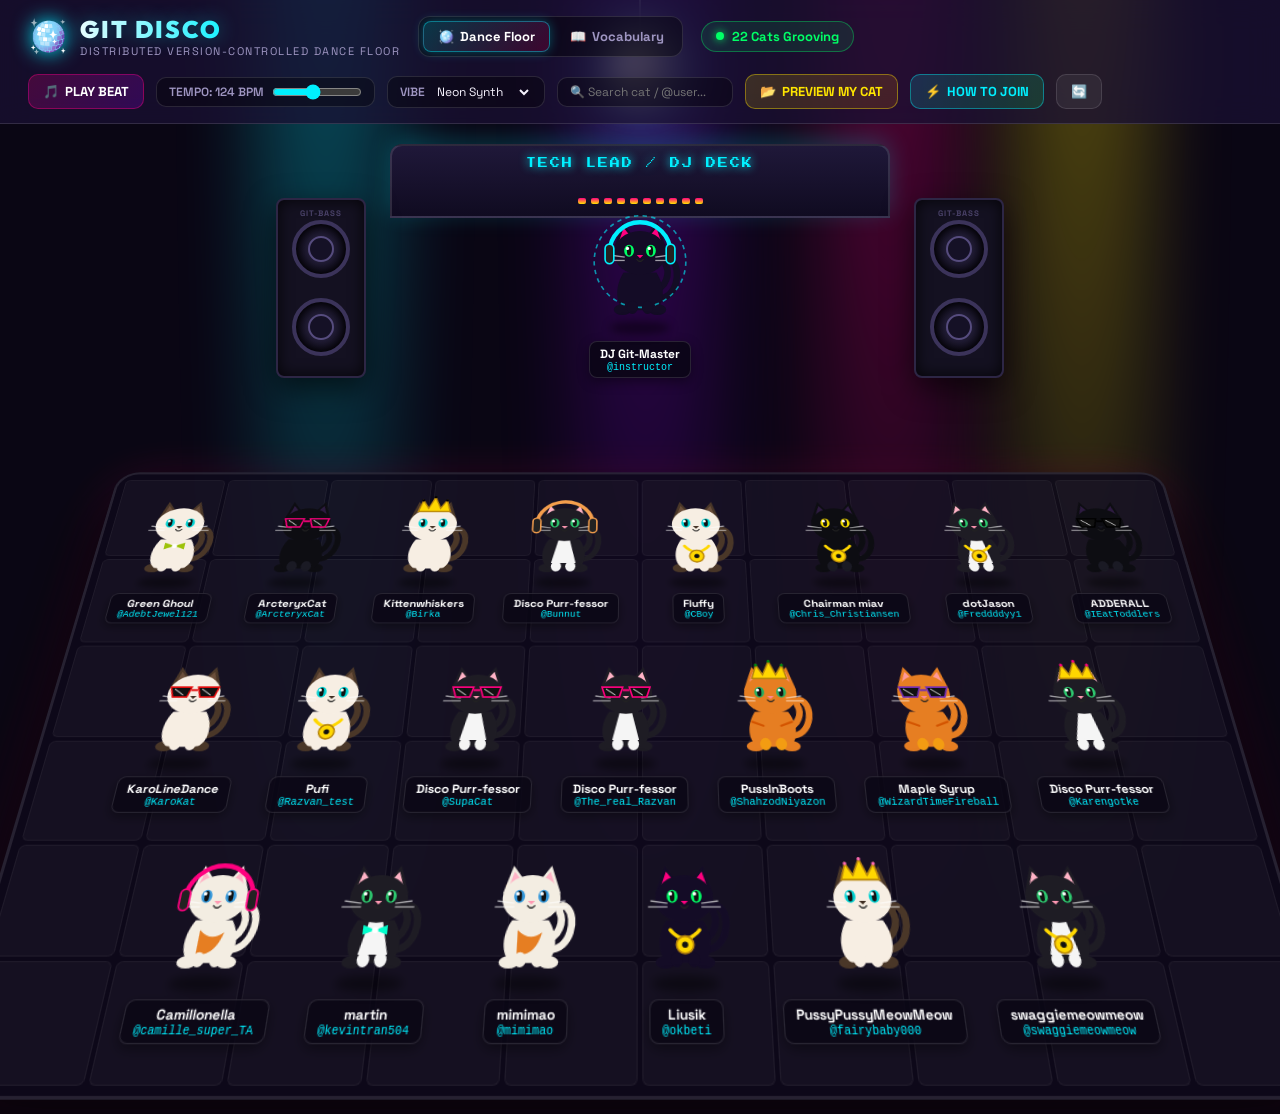
<file: index.html>
<!DOCTYPE html>
<html lang="en">
<head>
  <meta charset="UTF-8">
  <meta name="viewport" content="width=device-width, initial-scale=1.0">
  <title>🐱 🪩 Git Disco: The Multi-Cat Dance Floor</title>
  <link rel="preconnect" href="https://fonts.googleapis.com">
  <link rel="preconnect" href="https://fonts.gstatic.com" crossorigin>
  <link href="https://fonts.googleapis.com/css2?family=Outfit:wght@400;600;800;900&family=Press+Start+2P&family=Space+Grotesk:wght@500;700&display=swap" rel="stylesheet">
  <link rel="stylesheet" href="style.css">
</head>
<body class="theme-neon">
  <!-- Ceiling Light Beams -->
  <div class="light-beams">
    <div class="beam beam-1"></div>
    <div class="beam beam-2"></div>
    <div class="beam beam-3"></div>
    <div class="beam beam-4"></div>
  </div>

  <!-- Disco Ball -->
  <div class="disco-rig">
    <div class="disco-wire"></div>
    <div class="disco-ball" id="discoBall">
      <div class="disco-facet"></div>
      <div class="disco-glow"></div>
    </div>
  </div>

  <!-- Top Navigation & Controls Header -->
  <header class="app-header">
    <div class="header-left">
      <div class="logo">
        <span class="logo-icon">🪩</span>
        <div class="logo-text">
          <h1>GIT DISCO</h1>
          <span class="subtitle">Distributed Version-Controlled Dance Floor</span>
        </div>
      </div>

      <!-- Page Navigation Tabs -->
      <nav class="top-nav-tabs">
        <a href="index.html" class="nav-tab active">
          <span class="tab-icon">🪩</span>
          <span class="tab-text">Dance Floor</span>
        </a>
        <a href="vocabulary.html" class="nav-tab">
          <span class="tab-icon">📖</span>
          <span class="tab-text">Vocabulary</span>
        </a>
      </nav>

      <div class="cat-counter-badge" id="catCounterBadge">
        <span class="pulse-dot"></span>
        <span id="catCountText">1 Cat Grooving</span>
      </div>
    </div>

    <!-- DJ Control Deck -->
    <div class="dj-controls">
      <!-- Audio Toggle -->
      <button class="control-btn music-btn" id="musicToggleBtn" title="Toggle Disco Synth Beat">
        <span class="btn-icon">🎵</span>
        <span class="btn-label">PLAY BEAT</span>
      </button>

      <!-- BPM Slider -->
      <div class="control-group bpm-group">
        <label for="bpmSlider">TEMPO: <span id="bpmDisplay">124</span> BPM</label>
        <input type="range" id="bpmSlider" min="80" max="180" value="124" step="2">
      </div>

      <!-- Lighting Theme Selector -->
      <div class="control-group theme-group">
        <label for="themeSelect">VIBE</label>
        <select id="themeSelect">
          <option value="theme-neon" selected>Neon Synth</option>
          <option value="theme-cyber">Cyberpunk</option>
          <option value="theme-retro">Golden 70s</option>
          <option value="theme-midnight">Midnight Chill</option>
        </select>
      </div>

      <!-- Cat Filter / Spotlight -->
      <div class="control-group search-group">
        <input type="text" id="catSearchInput" placeholder="🔍 Search cat / @user...">
      </div>

      <!-- Preview Local Cat File Button -->
      <button class="control-btn preview-btn" id="previewCatBtn" title="Preview your local cat JSON file">
        <span class="btn-icon">📂</span>
        <span class="btn-label">PREVIEW MY CAT</span>
      </button>
      <input type="file" id="catFileInput" accept=".json" style="display: none;">

      <!-- Git Instructions Modal Toggle -->
      <button class="control-btn help-btn" id="helpModalBtn" title="View Student Git Instructions">
        <span class="btn-icon">⚡</span>
        <span class="btn-label">HOW TO JOIN</span>
      </button>

      <!-- Reload button -->
      <button class="control-btn refresh-btn" id="refreshBtn" title="Reset / Reload Dance Floor">
        <span class="btn-icon">🔄</span>
      </button>
    </div>
  </header>

  <!-- Main Club Stage & Floor -->
  <main class="club-arena">
    <!-- DJ Stage Area -->
    <section class="dj-stage">
      <div class="stage-scaffold">
        <div class="speaker speaker-left">
          <div class="sub-cone cone-1"></div>
          <div class="sub-cone cone-2"></div>
        </div>

        <div class="dj-booth">
          <div class="dj-booth-front">
            <span class="dj-neon-sign">TECH LEAD / DJ DECK</span>
            <div class="equalizer-bars">
              <span></span><span></span><span></span><span></span><span></span>
              <span></span><span></span><span></span><span></span><span></span>
            </div>
          </div>
          <div class="dj-platform" id="djPlatform">
            <!-- Instructor / Host Cat will appear here -->
          </div>
        </div>

        <div class="speaker speaker-right">
          <div class="sub-cone cone-1"></div>
          <div class="sub-cone cone-2"></div>
        </div>
      </div>
    </section>

    <!-- The 3D Interactive Dance Floor -->
    <section class="dancefloor-container">
      <div class="dancefloor-perspective">
        <div class="dancefloor-grid" id="danceFloorTiles">
          <!-- Procedurally generated lighted disco tiles -->
        </div>

        <!-- Student Cats will be placed on this dance stage layer -->
        <div class="dancefloor-actors" id="danceFloorActors">
          <!-- Dynamic student cats inserted here by app.js -->
        </div>
      </div>
    </section>
  </main>

  <!-- Student Instructions Modal / Overlay -->
  <div class="modal-backdrop" id="helpModal" style="display: none;">
    <div class="modal-card">
      <div class="modal-header">
        <h2>🚀 How to Get Your Cat on the Dance Floor</h2>
        <button class="modal-close-btn" id="closeHelpModal">&times;</button>
      </div>
      <div class="modal-body">
        <ol class="step-list">
          <li>
            <div class="step-num">1</div>
            <div class="step-content">
              <strong>Make sure you are on a fresh branch:</strong>
              <pre><code>git switch -c add-cat-YOUR_GITHUB_USERNAME</code></pre>
            </div>
          </li>
          <li>
            <div class="step-num">2</div>
            <div class="step-content">
              <strong>Copy the template into your own cat file:</strong>
              <pre><code>cp cats/TEMPLATE.json cats/YOUR_GITHUB_USERNAME.json</code></pre>
            </div>
          </li>
          <li>
            <div class="step-num">3</div>
            <div class="step-content">
              <strong>Customize your cat's JSON properties:</strong>
              <ul>
                <li><code>breed</code>: calico, tuxedo, ginger, siamese, void, neon</li>
                <li><code>dance_style</code>: breakdance, bounce, spin, moonwalk, disco, headbang, robot, wiggle</li>
                <li><code>accessory</code>: sunglasses, party-hat, headphones, gold-chain, bow-tie, crown, none</li>
                <li><code>favorite_color</code>: hex code or CSS color (e.g. <code>#00FFCC</code>, <code>hotpink</code>)</li>
                <li><code>catchphrase</code>: Your cat's meow mantra!</li>
              </ul>
            </div>
          </li>
          <li>
            <div class="step-num">4</div>
            <div class="step-content">
              <strong>Commit and push your branch:</strong>
              <pre><code>git add cats/YOUR_GITHUB_USERNAME.json
git commit -m "feat(cats): add YOUR_GITHUB_USERNAME to the dancefloor"
git push -u origin add-cat-YOUR_GITHUB_USERNAME</code></pre>
            </div>
          </li>
          <li>
            <div class="step-num">5</div>
            <div class="step-content">
              <strong>Open a Pull Request on GitHub:</strong>
              <p>Wait for the Instructor (Tech Lead) review, respond to any requested changes, and once merged, run:</p>
              <pre><code>git switch master
git pull origin master</code></pre>
              <p>Refresh this page to see the entire class dance together! 🎉</p>
            </div>
          </li>
        </ol>
      </div>
      <div class="modal-footer">
        <button class="control-btn primary-btn" id="closeHelpModalBtn">Got it, let's dance!</button>
      </div>
    </div>
  </div>

  <!-- Cat Detail Inspection Modal (when clicking a cat) -->
  <div class="modal-backdrop" id="catDetailModal" style="display: none;">
    <div class="modal-card detail-card">
      <div class="modal-header">
        <h2 id="modalCatTitle">Cat Details</h2>
        <button class="modal-close-btn" id="closeDetailModal">&times;</button>
      </div>
      <div class="modal-body modal-cat-body" id="modalCatBody">
        <!-- Rendered detail view -->
      </div>
    </div>
  </div>

  <!-- Cat Error / Dress Code Modal -->
  <div class="modal-backdrop" id="catErrorModal" style="display: none;">
    <div class="modal-card error-card">
      <div class="modal-header error-header">
        <h2>🚫 Club Bouncer: Cat File Issues Found!</h2>
        <button class="modal-close-btn" id="closeErrorModal">&times;</button>
      </div>
      <div class="modal-body" id="modalErrorBody">
        <!-- Error list will be injected here -->
      </div>
      <div class="modal-footer">
        <button class="control-btn primary-btn" id="closeErrorModalBtn">I will fix my cat file!</button>
      </div>
    </div>
  </div>

  <!-- Toast notification for live previews -->
  <div class="toast-notification" id="toastNotification"></div>

  <!-- Cat registry data loaded as standard JavaScript (no CORS restrictions on file://) -->
  <script src="cats/registry.js"></script>
  <script src="app.js"></script>
</body>
</html>
</file>
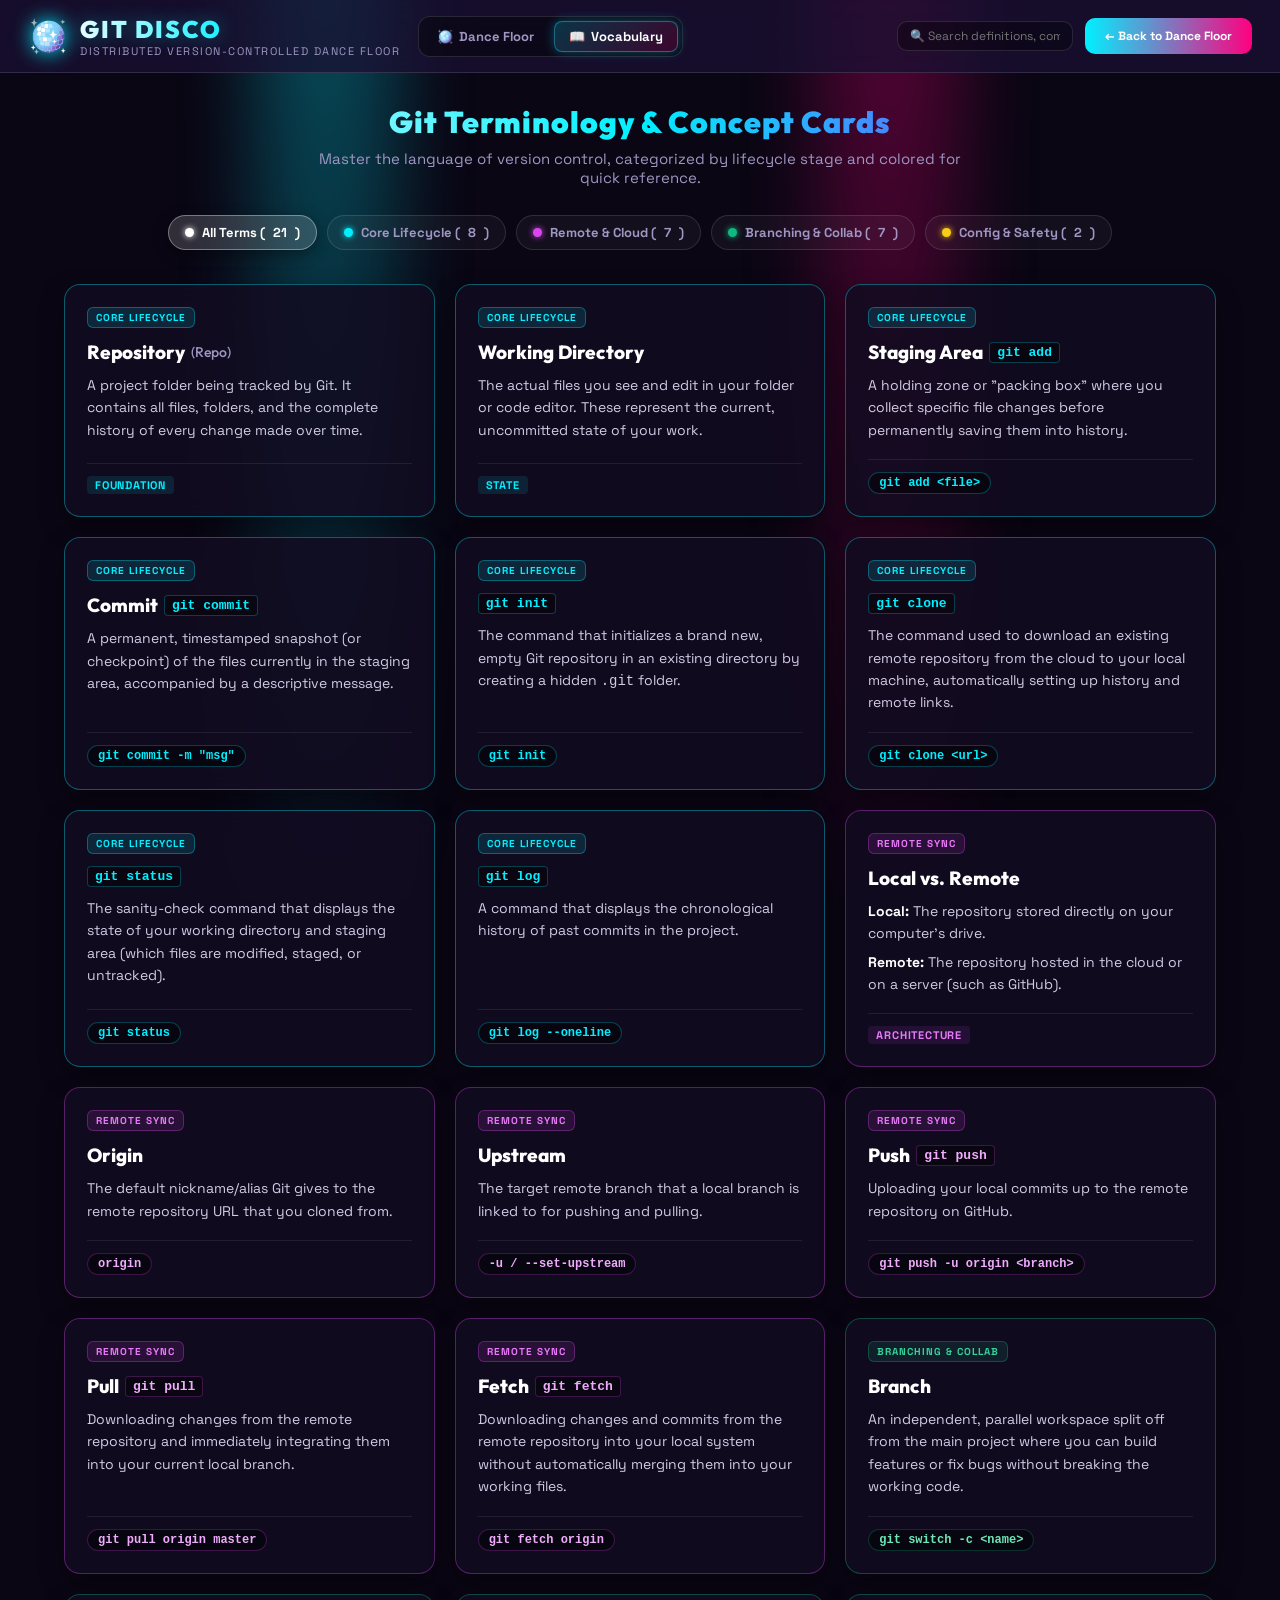
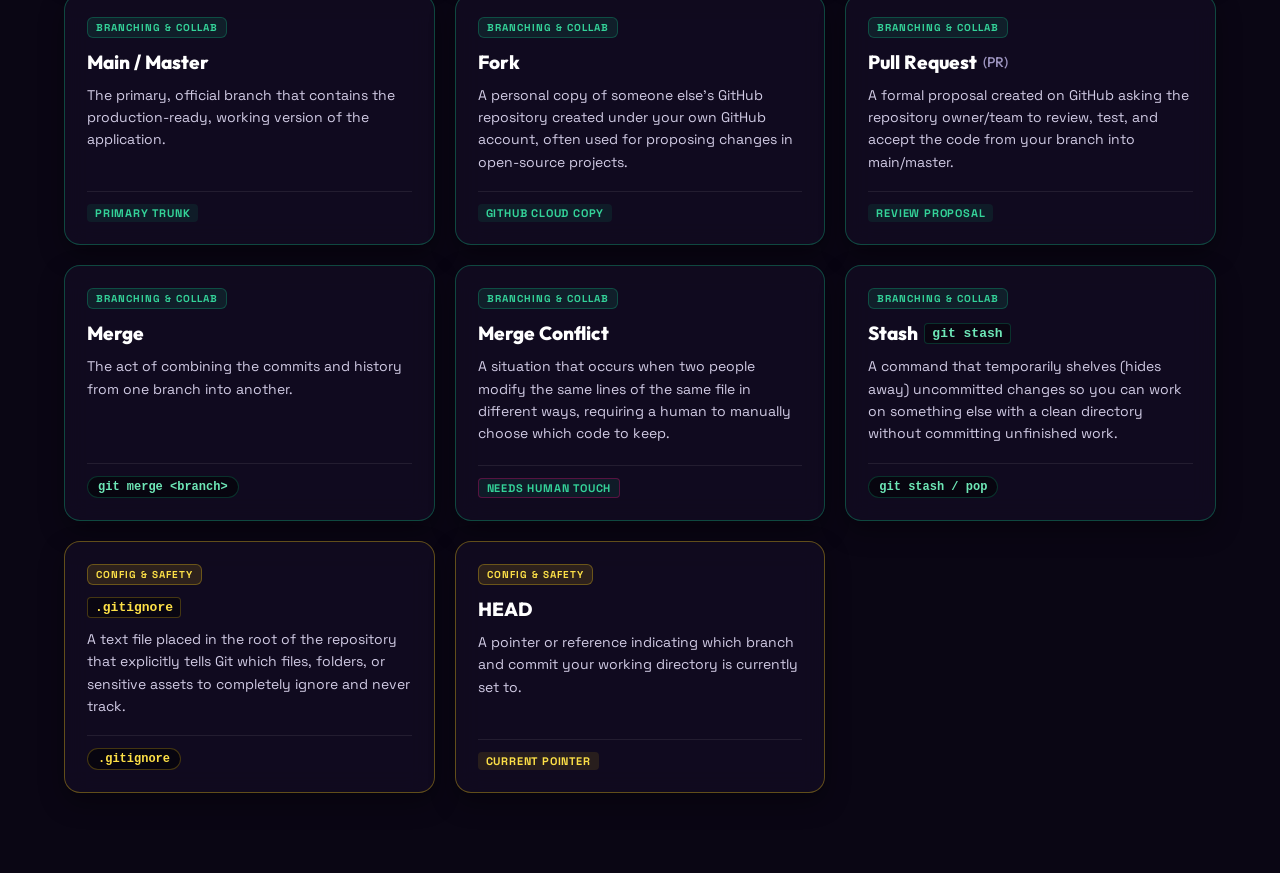
<file: vocabulary.html>
<!DOCTYPE html>
<html lang="en">
<head>
  <meta charset="UTF-8">
  <meta name="viewport" content="width=device-width, initial-scale=1.0">
  <title>📖 Git Vocabulary & Concepts | Git Disco</title>
  <link rel="preconnect" href="https://fonts.googleapis.com">
  <link rel="preconnect" href="https://fonts.gstatic.com" crossorigin>
  <link href="https://fonts.googleapis.com/css2?family=Outfit:wght@400;600;800;900&family=Press+Start+2P&family=Space+Grotesk:wght@500;700&display=swap" rel="stylesheet">
  <link rel="stylesheet" href="style.css">
</head>
<body class="theme-neon vocab-page">
  <!-- Subtle Ceiling Beams -->
  <div class="light-beams">
    <div class="beam beam-1"></div>
    <div class="beam beam-2"></div>
  </div>

  <!-- Top Navigation & Controls Header -->
  <header class="app-header">
    <div class="header-left">
      <a href="index.html" class="logo logo-link">
        <span class="logo-icon">🪩</span>
        <div class="logo-text">
          <h1>GIT DISCO</h1>
          <span class="subtitle">Distributed Version-Controlled Dance Floor</span>
        </div>
      </a>

      <!-- Page Navigation Tabs -->
      <nav class="top-nav-tabs">
        <a href="index.html" class="nav-tab">
          <span class="tab-icon">🪩</span>
          <span class="tab-text">Dance Floor</span>
        </a>
        <a href="vocabulary.html" class="nav-tab active">
          <span class="tab-icon">📖</span>
          <span class="tab-text">Vocabulary</span>
        </a>
      </nav>
    </div>

    <!-- Search in Header -->
    <div class="dj-controls">
      <div class="control-group search-group vocab-search-box">
        <input type="text" id="vocabSearchInput" placeholder="🔍 Search definitions, commands...">
      </div>
      <a href="index.html" class="control-btn primary-btn back-btn">
        <span>← Back to Dance Floor</span>
      </a>
    </div>
  </header>

  <!-- Main Vocabulary Container -->
  <main class="vocab-container">
    <div class="vocab-hero">
      <h2>Git Terminology & Concept Cards</h2>
      <p>Master the language of version control, categorized by lifecycle stage and colored for quick reference.</p>
    </div>

    <!-- Filter Category Pills -->
    <div class="category-filters">
      <button class="filter-pill active" data-category="all">
        <span class="pill-dot dot-all"></span> All Terms (<span id="count-all">21</span>)
      </button>
      <button class="filter-pill" data-category="lifecycle">
        <span class="pill-dot dot-cyan"></span> Core Lifecycle (<span id="count-lifecycle">8</span>)
      </button>
      <button class="filter-pill" data-category="remote">
        <span class="pill-dot dot-purple"></span> Remote & Cloud (<span id="count-remote">7</span>)
      </button>
      <button class="filter-pill" data-category="branching">
        <span class="pill-dot dot-green"></span> Branching & Collab (<span id="count-branching">7</span>)
      </button>
      <button class="filter-pill" data-category="safety">
        <span class="pill-dot dot-yellow"></span> Config & Safety (<span id="count-safety">2</span>)
      </button>
    </div>

    <!-- Cards Grid -->
    <div class="cards-grid" id="cardsGrid">

      <!-- ==========================================
           1. CORE GIT LIFECYCLE & STATES (CYAN)
           ========================================== -->
      
      <article class="vocab-card cat-lifecycle" data-category="lifecycle" data-keywords="repository repo folder history tracking">
        <div class="card-badge">Core Lifecycle</div>
        <h3 class="card-title">Repository <span class="term-alias">(Repo)</span></h3>
        <p class="card-def">A project folder being tracked by Git. It contains all files, folders, and the complete history of every change made over time.</p>
        <div class="card-footer">
          <span class="tech-tag">Foundation</span>
        </div>
      </article>

      <article class="vocab-card cat-lifecycle" data-category="lifecycle" data-keywords="working directory workspace files uncommitted editor">
        <div class="card-badge">Core Lifecycle</div>
        <h3 class="card-title">Working Directory</h3>
        <p class="card-def">The actual files you see and edit in your folder or code editor. These represent the current, uncommitted state of your work.</p>
        <div class="card-footer">
          <span class="tech-tag">State</span>
        </div>
      </article>

      <article class="vocab-card cat-lifecycle" data-category="lifecycle" data-keywords="staging area git add index packing box prepare">
        <div class="card-badge">Core Lifecycle</div>
        <h3 class="card-title">Staging Area <code class="cmd-inline">git add</code></h3>
        <p class="card-def">A holding zone or "packing box" where you collect specific file changes before permanently saving them into history.</p>
        <div class="card-footer">
          <code class="cmd-pill">git add &lt;file&gt;</code>
        </div>
      </article>

      <article class="vocab-card cat-lifecycle" data-category="lifecycle" data-keywords="commit git commit snapshot checkpoint message timestamp history">
        <div class="card-badge">Core Lifecycle</div>
        <h3 class="card-title">Commit <code class="cmd-inline">git commit</code></h3>
        <p class="card-def">A permanent, timestamped snapshot (or checkpoint) of the files currently in the staging area, accompanied by a descriptive message.</p>
        <div class="card-footer">
          <code class="cmd-pill">git commit -m "msg"</code>
        </div>
      </article>

      <article class="vocab-card cat-lifecycle" data-category="lifecycle" data-keywords="git init initialize new empty repo .git folder">
        <div class="card-badge">Core Lifecycle</div>
        <h3 class="card-title"><code class="cmd-inline">git init</code></h3>
        <p class="card-def">The command that initializes a brand new, empty Git repository in an existing directory by creating a hidden <code>.git</code> folder.</p>
        <div class="card-footer">
          <code class="cmd-pill">git init</code>
        </div>
      </article>

      <article class="vocab-card cat-lifecycle" data-category="lifecycle" data-keywords="git clone download copy remote github cloud local">
        <div class="card-badge">Core Lifecycle</div>
        <h3 class="card-title"><code class="cmd-inline">git clone</code></h3>
        <p class="card-def">The command used to download an existing remote repository from the cloud to your local machine, automatically setting up history and remote links.</p>
        <div class="card-footer">
          <code class="cmd-pill">git clone &lt;url&gt;</code>
        </div>
      </article>

      <article class="vocab-card cat-lifecycle" data-category="lifecycle" data-keywords="git status check inspect modified untracked staged">
        <div class="card-badge">Core Lifecycle</div>
        <h3 class="card-title"><code class="cmd-inline">git status</code></h3>
        <p class="card-def">The sanity-check command that displays the state of your working directory and staging area (which files are modified, staged, or untracked).</p>
        <div class="card-footer">
          <code class="cmd-pill">git status</code>
        </div>
      </article>

      <article class="vocab-card cat-lifecycle" data-category="lifecycle" data-keywords="git log history past commits chronological log graph">
        <div class="card-badge">Core Lifecycle</div>
        <h3 class="card-title"><code class="cmd-inline">git log</code></h3>
        <p class="card-def">A command that displays the chronological history of past commits in the project.</p>
        <div class="card-footer">
          <code class="cmd-pill">git log --oneline</code>
        </div>
      </article>

      <!-- ==========================================
           2. REMOTE SYNC & CLOUD TERMS (PURPLE/MAGENTA)
           ========================================== -->

      <article class="vocab-card cat-remote" data-category="remote" data-keywords="local remote computer cloud server github comparison">
        <div class="card-badge">Remote Sync</div>
        <h3 class="card-title">Local vs. Remote</h3>
        <div class="card-def">
          <p><strong>Local:</strong> The repository stored directly on your computer's drive.</p>
          <p style="margin-top: 6px;"><strong>Remote:</strong> The repository hosted in the cloud or on a server (such as GitHub).</p>
        </div>
        <div class="card-footer">
          <span class="tech-tag">Architecture</span>
        </div>
      </article>

      <article class="vocab-card cat-remote" data-category="remote" data-keywords="origin nickname alias remote url github cloned default">
        <div class="card-badge">Remote Sync</div>
        <h3 class="card-title">Origin</h3>
        <p class="card-def">The default nickname/alias Git gives to the remote repository URL that you cloned from.</p>
        <div class="card-footer">
          <code class="cmd-pill">origin</code>
        </div>
      </article>

      <article class="vocab-card cat-remote" data-category="remote" data-keywords="upstream remote branch tracking target link push pull">
        <div class="card-badge">Remote Sync</div>
        <h3 class="card-title">Upstream</h3>
        <p class="card-def">The target remote branch that a local branch is linked to for pushing and pulling.</p>
        <div class="card-footer">
          <code class="cmd-pill">-u / --set-upstream</code>
        </div>
      </article>

      <article class="vocab-card cat-remote" data-category="remote" data-keywords="push git push upload send commits remote github">
        <div class="card-badge">Remote Sync</div>
        <h3 class="card-title">Push <code class="cmd-inline">git push</code></h3>
        <p class="card-def">Uploading your local commits up to the remote repository on GitHub.</p>
        <div class="card-footer">
          <code class="cmd-pill">git push -u origin &lt;branch&gt;</code>
        </div>
      </article>

      <article class="vocab-card cat-remote" data-category="remote" data-keywords="pull git pull download fetch integrate merge changes">
        <div class="card-badge">Remote Sync</div>
        <h3 class="card-title">Pull <code class="cmd-inline">git pull</code></h3>
        <p class="card-def">Downloading changes from the remote repository and immediately integrating them into your current local branch.</p>
        <div class="card-footer">
          <code class="cmd-pill">git pull origin master</code>
        </div>
      </article>

      <article class="vocab-card cat-remote" data-category="remote" data-keywords="fetch git fetch download inspect without merging safe">
        <div class="card-badge">Remote Sync</div>
        <h3 class="card-title">Fetch <code class="cmd-inline">git fetch</code></h3>
        <p class="card-def">Downloading changes and commits from the remote repository into your local system without automatically merging them into your working files.</p>
        <div class="card-footer">
          <code class="cmd-pill">git fetch origin</code>
        </div>
      </article>

      <!-- ==========================================
           3. BRANCHING & COLLABORATION (GREEN)
           ========================================== -->

      <article class="vocab-card cat-branching" data-category="branching" data-keywords="branch parallel workspace isolate feature switch checkout">
        <div class="card-badge">Branching & Collab</div>
        <h3 class="card-title">Branch</h3>
        <p class="card-def">An independent, parallel workspace split off from the main project where you can build features or fix bugs without breaking the working code.</p>
        <div class="card-footer">
          <code class="cmd-pill">git switch -c &lt;name&gt;</code>
        </div>
      </article>

      <article class="vocab-card cat-branching" data-category="branching" data-keywords="main master primary official production branch working default">
        <div class="card-badge">Branching & Collab</div>
        <h3 class="card-title">Main / Master</h3>
        <p class="card-def">The primary, official branch that contains the production-ready, working version of the application.</p>
        <div class="card-footer">
          <span class="tech-tag">Primary Trunk</span>
        </div>
      </article>

      <article class="vocab-card cat-branching" data-category="branching" data-keywords="fork copy github account open source external propose">
        <div class="card-badge">Branching & Collab</div>
        <h3 class="card-title">Fork</h3>
        <p class="card-def">A personal copy of someone else’s GitHub repository created under your own GitHub account, often used for proposing changes in open-source projects.</p>
        <div class="card-footer">
          <span class="tech-tag">GitHub Cloud Copy</span>
        </div>
      </article>

      <article class="vocab-card cat-branching" data-category="branching" data-keywords="pull request pr review proposal merge accept team github">
        <div class="card-badge">Branching & Collab</div>
        <h3 class="card-title">Pull Request <span class="term-alias">(PR)</span></h3>
        <p class="card-def">A formal proposal created on GitHub asking the repository owner/team to review, test, and accept the code from your branch into main/master.</p>
        <div class="card-footer">
          <span class="tech-tag">Review Proposal</span>
        </div>
      </article>

      <article class="vocab-card cat-branching" data-category="branching" data-keywords="merge combine branches integrate join commits history">
        <div class="card-badge">Branching & Collab</div>
        <h3 class="card-title">Merge</h3>
        <p class="card-def">The act of combining the commits and history from one branch into another.</p>
        <div class="card-footer">
          <code class="cmd-pill">git merge &lt;branch&gt;</code>
        </div>
      </article>

      <article class="vocab-card cat-branching" data-category="branching" data-keywords="merge conflict clash overwrite different same line human resolution">
        <div class="card-badge">Branching & Collab</div>
        <h3 class="card-title">Merge Conflict</h3>
        <p class="card-def">A situation that occurs when two people modify the same lines of the same file in different ways, requiring a human to manually choose which code to keep.</p>
        <div class="card-footer">
          <span class="tech-tag alert-tag">Needs Human Touch</span>
        </div>
      </article>

      <article class="vocab-card cat-branching" data-category="branching" data-keywords="stash git stash temporary shelf hide save working directory clean">
        <div class="card-badge">Branching & Collab</div>
        <h3 class="card-title">Stash <code class="cmd-inline">git stash</code></h3>
        <p class="card-def">A command that temporarily shelves (hides away) uncommitted changes so you can work on something else with a clean directory without committing unfinished work.</p>
        <div class="card-footer">
          <code class="cmd-pill">git stash / pop</code>
        </div>
      </article>

      <!-- ==========================================
           4. PROJECT CONFIGURATION & SAFETY (YELLOW)
           ========================================== -->

      <article class="vocab-card cat-safety" data-category="safety" data-keywords="gitignore ignore ignore secrets build node_modules ds_store sensitive">
        <div class="card-badge">Config & Safety</div>
        <h3 class="card-title"><code class="cmd-inline">.gitignore</code></h3>
        <p class="card-def">A text file placed in the root of the repository that explicitly tells Git which files, folders, or sensitive assets to completely ignore and never track.</p>
        <div class="card-footer">
          <code class="cmd-pill">.gitignore</code>
        </div>
      </article>

      <article class="vocab-card cat-safety" data-category="safety" data-keywords="head pointer reference current branch commit working directory">
        <div class="card-badge">Config & Safety</div>
        <h3 class="card-title">HEAD</h3>
        <p class="card-def">A pointer or reference indicating which branch and commit your working directory is currently set to.</p>
        <div class="card-footer">
          <span class="tech-tag">Current Pointer</span>
        </div>
      </article>

    </div>
  </main>

  <!-- Interactive Search & Filter Script -->
  <script>
    const searchInput = document.getElementById('vocabSearchInput');
    const filterPills = document.querySelectorAll('.filter-pill');
    const cards = document.querySelectorAll('.vocab-card');

    let currentCategory = 'all';
    let currentQuery = '';

    function filterCards() {
      let visibleCount = 0;
      cards.forEach(card => {
        const matchesCategory = currentCategory === 'all' || card.dataset.category === currentCategory;
        const textContent = (card.textContent + ' ' + (card.dataset.keywords || '')).toLowerCase();
        const matchesQuery = !currentQuery || textContent.includes(currentQuery);

        if (matchesCategory && matchesQuery) {
          card.style.display = 'flex';
          visibleCount++;
        } else {
          card.style.display = 'none';
        }
      });
    }

    searchInput.addEventListener('input', (e) => {
      currentQuery = e.target.value.toLowerCase().trim();
      filterCards();
    });

    filterPills.forEach(pill => {
      pill.addEventListener('click', () => {
        filterPills.forEach(p => p.classList.remove('active'));
        pill.classList.add('active');
        currentCategory = pill.dataset.category;
        filterCards();
      });
    });
  </script>
</body>
</html>
</file>
<file: style.css>
/* ==========================================================
   GIT DISCO - HIGH ENERGY STYLING & ANIMATIONS
   ========================================================== */

:root {
  --bpm-duration: 0.483s; /* 124 BPM default (60 / 124) */
  --bg-dark: #0a0614;
  --bg-surface: #150f28;
  --bg-glass: rgba(26, 17, 51, 0.75);
  --border-glass: rgba(255, 255, 255, 0.12);
  --neon-pink: #ff007f;
  --neon-cyan: #00f0ff;
  --neon-purple: #9d00ff;
  --neon-yellow: #ffe600;
  --neon-green: #00ff66;
  --text-main: #f5f2fd;
  --text-muted: #9f96c2;
  --spotlight-color: rgba(0, 240, 255, 0.15);
}

/* Theme variations */
body.theme-neon {
  --neon-primary: #ff007f;
  --neon-secondary: #00f0ff;
  --floor-ambient: rgba(255, 0, 127, 0.15);
}

body.theme-cyber {
  --bg-dark: #020b14;
  --neon-primary: #00ff66;
  --neon-secondary: #00f0ff;
  --floor-ambient: rgba(0, 255, 102, 0.15);
}

body.theme-retro {
  --bg-dark: #1a0a00;
  --neon-primary: #ff8800;
  --neon-secondary: #ffe600;
  --floor-ambient: rgba(255, 136, 0, 0.2);
}

body.theme-midnight {
  --bg-dark: #05060f;
  --neon-primary: #6c5ce7;
  --neon-secondary: #a29bfe;
  --floor-ambient: rgba(108, 92, 231, 0.15);
}

* {
  box-sizing: border-box;
  margin: 0;
  padding: 0;
}

body {
  font-family: 'Space Grotesk', -apple-system, BlinkMacSystemFont, sans-serif;
  background-color: var(--bg-dark);
  color: var(--text-main);
  min-height: 100vh;
  display: flex;
  flex-direction: column;
  overflow-x: hidden;
  position: relative;
  user-select: none;
}

/* Light beams sweeping the room */
.light-beams {
  position: fixed;
  inset: 0;
  pointer-events: none;
  overflow: hidden;
  z-index: 1;
}

.beam {
  position: absolute;
  top: -20%;
  width: 140px;
  height: 150vh;
  filter: blur(40px);
  opacity: 0.35;
  transform-origin: top center;
}

.beam-1 {
  left: 20%;
  background: linear-gradient(180deg, var(--neon-cyan), transparent 85%);
  animation: sweepBeam1 6s ease-in-out infinite alternate;
}

.beam-2 {
  right: 25%;
  background: linear-gradient(180deg, var(--neon-pink), transparent 85%);
  animation: sweepBeam2 7s ease-in-out infinite alternate;
}

.beam-3 {
  left: 45%;
  background: linear-gradient(180deg, var(--neon-purple), transparent 85%);
  animation: sweepBeam3 8s ease-in-out infinite alternate;
}

.beam-4 {
  right: 10%;
  background: linear-gradient(180deg, var(--neon-yellow), transparent 85%);
  animation: sweepBeam4 5s ease-in-out infinite alternate;
}

@keyframes sweepBeam1 { 0% { transform: rotate(-35deg); } 100% { transform: rotate(15deg); } }
@keyframes sweepBeam2 { 0% { transform: rotate(30deg); } 100% { transform: rotate(-20deg); } }
@keyframes sweepBeam3 { 0% { transform: rotate(-15deg); } 100% { transform: rotate(25deg); } }
@keyframes sweepBeam4 { 0% { transform: rotate(20deg); } 100% { transform: rotate(-40deg); } }

/* Disco Ball Rig */
.disco-rig {
  position: fixed;
  top: 0;
  left: 50%;
  transform: translateX(-50%);
  z-index: 10;
  display: flex;
  flex-direction: column;
  align-items: center;
  pointer-events: none;
}

.disco-wire {
  width: 2px;
  height: 38px;
  background: rgba(255, 255, 255, 0.4);
}

.disco-ball {
  width: 60px;
  height: 60px;
  border-radius: 50%;
  background: radial-gradient(circle at 30% 30%, #ffffff 0%, #b0b0b0 40%, #444 85%);
  box-shadow: 0 0 35px rgba(255, 255, 255, 0.7), 0 0 70px var(--neon-cyan);
  position: relative;
  animation: spinDiscoBall 10s linear infinite;
  border: 1px solid rgba(255, 255, 255, 0.6);
}

.disco-ball::after {
  content: '';
  position: absolute;
  inset: 0;
  border-radius: 50%;
  background-image: 
    radial-gradient(rgba(255,255,255,0.8) 15%, transparent 20%),
    radial-gradient(rgba(0,0,0,0.4) 15%, transparent 20%);
  background-size: 8px 8px;
  background-position: 0 0, 4px 4px;
  mix-blend-mode: overlay;
}

@keyframes spinDiscoBall {
  0% { transform: rotate(0deg); }
  100% { transform: rotate(360deg); }
}

/* ==========================================================
   HEADER & CONTROLS
   ========================================================== */

.app-header {
  position: relative;
  z-index: 20;
  display: flex;
  flex-wrap: wrap;
  align-items: center;
  justify-content: space-between;
  padding: 14px 28px;
  background: var(--bg-glass);
  backdrop-filter: blur(16px);
  border-bottom: 1px solid var(--border-glass);
  gap: 16px;
}

.header-left {
  display: flex;
  align-items: center;
  gap: 18px;
}

.logo {
  display: flex;
  align-items: center;
  gap: 12px;
}

.logo-icon {
  font-size: 32px;
  filter: drop-shadow(0 0 10px var(--neon-cyan));
  animation: bounceLogo var(--bpm-duration) infinite alternate ease-in-out;
}

@keyframes bounceLogo {
  0% { transform: scale(1); }
  100% { transform: scale(1.18); }
}

.logo-text h1 {
  font-family: 'Outfit', sans-serif;
  font-size: 24px;
  font-weight: 900;
  letter-spacing: 2px;
  background: linear-gradient(90deg, #fff, var(--neon-cyan), var(--neon-pink));
  -webkit-background-clip: text;
  -webkit-text-fill-color: transparent;
  text-shadow: 0 0 20px rgba(0, 240, 255, 0.4);
}

.logo-text .subtitle {
  font-size: 11px;
  text-transform: uppercase;
  letter-spacing: 1.5px;
  color: var(--text-muted);
  display: block;
}

.cat-counter-badge {
  display: flex;
  align-items: center;
  gap: 8px;
  background: rgba(0, 255, 102, 0.1);
  border: 1px solid rgba(0, 255, 102, 0.35);
  color: var(--neon-green);
  padding: 6px 14px;
  border-radius: 999px;
  font-size: 13px;
  font-weight: 700;
}

.pulse-dot {
  width: 8px;
  height: 8px;
  border-radius: 50%;
  background-color: var(--neon-green);
  box-shadow: 0 0 8px var(--neon-green);
  animation: pulseLight 1s infinite alternate;
}

@keyframes pulseLight {
  0% { transform: scale(0.8); opacity: 0.5; }
  100% { transform: scale(1.4); opacity: 1; }
}

/* DJ Controls Bar */
.dj-controls {
  display: flex;
  align-items: center;
  flex-wrap: wrap;
  gap: 12px;
}

.control-btn {
  display: inline-flex;
  align-items: center;
  gap: 6px;
  padding: 8px 14px;
  border-radius: 10px;
  font-family: inherit;
  font-size: 13px;
  font-weight: 700;
  cursor: pointer;
  border: 1px solid var(--border-glass);
  background: rgba(255, 255, 255, 0.06);
  color: var(--text-main);
  transition: all 0.2s cubic-bezier(0.16, 1, 0.3, 1);
}

.control-btn:hover {
  background: rgba(255, 255, 255, 0.14);
  transform: translateY(-2px);
  box-shadow: 0 4px 12px rgba(0, 0, 0, 0.3);
}

.music-btn {
  background: linear-gradient(135deg, rgba(255, 0, 127, 0.2), rgba(157, 0, 255, 0.2));
  border-color: rgba(255, 0, 127, 0.4);
  color: #fff;
}

.music-btn.playing {
  background: linear-gradient(135deg, var(--neon-pink), var(--neon-purple));
  box-shadow: 0 0 20px rgba(255, 0, 127, 0.6);
  animation: pulsePlaying var(--bpm-duration) infinite alternate ease-in-out;
}

@keyframes pulsePlaying {
  0% { transform: scale(1); }
  100% { transform: scale(1.04); }
}

.help-btn {
  background: linear-gradient(135deg, rgba(0, 240, 255, 0.15), rgba(0, 255, 102, 0.15));
  border-color: rgba(0, 240, 255, 0.4);
  color: var(--neon-cyan);
}

.help-btn:hover {
  background: rgba(0, 240, 255, 0.3);
  box-shadow: 0 0 16px rgba(0, 240, 255, 0.4);
}

.preview-btn {
  background: linear-gradient(135deg, rgba(255, 230, 0, 0.15), rgba(255, 136, 0, 0.15));
  border-color: rgba(255, 230, 0, 0.4);
  color: var(--neon-yellow);
}

.preview-btn:hover {
  background: rgba(255, 230, 0, 0.25);
  box-shadow: 0 0 16px rgba(255, 230, 0, 0.4);
}

/* Toast Notification for previews */
.toast-notification {
  position: fixed;
  top: 80px;
  right: 28px;
  background: rgba(13, 9, 26, 0.95);
  border: 1px solid var(--neon-cyan);
  box-shadow: 0 10px 30px rgba(0, 240, 255, 0.3);
  color: #fff;
  padding: 12px 20px;
  border-radius: 12px;
  font-weight: 700;
  font-size: 13px;
  z-index: 2000;
  transform: translateY(-20px);
  opacity: 0;
  pointer-events: none;
  transition: all 0.3s cubic-bezier(0.16, 1, 0.3, 1);
}

.toast-notification.show {
  transform: translateY(0);
  opacity: 1;
}

body.drag-over .dancefloor-perspective {
  border-color: var(--neon-yellow);
  box-shadow: 0 0 50px var(--neon-yellow);
}

.control-group {
  display: flex;
  align-items: center;
  gap: 8px;
  background: rgba(0, 0, 0, 0.35);
  padding: 6px 12px;
  border-radius: 10px;
  border: 1px solid var(--border-glass);
  font-size: 12px;
  font-weight: 600;
  color: var(--text-muted);
}

.control-group label {
  white-space: nowrap;
}

.control-group input[type="range"] {
  width: 90px;
  accent-color: var(--neon-cyan);
  cursor: pointer;
}

.control-group select,
.control-group input[type="text"] {
  background: transparent;
  border: none;
  color: var(--text-main);
  font-family: inherit;
  font-size: 12px;
  outline: none;
}

.control-group select option {
  background: var(--bg-surface);
  color: var(--text-main);
}

.search-group input[type="text"] {
  width: 150px;
}

/* ==========================================================
   MAIN CLUB ARENA & DJ BOOTH
   ========================================================== */

.club-arena {
  flex: 1;
  display: flex;
  flex-direction: column;
  position: relative;
  z-index: 5;
  padding: 20px 20px 40px 20px;
  align-items: center;
}

/* DJ Stage */
.dj-stage {
  width: 100%;
  max-width: 900px;
  margin-bottom: 25px;
}

.stage-scaffold {
  display: flex;
  align-items: flex-end;
  justify-content: center;
  gap: 24px;
}

/* Giant Speakers */
.speaker {
  width: 90px;
  height: 180px;
  background: #141121;
  border-radius: 8px;
  border: 2px solid #2d2645;
  box-shadow: 0 10px 30px rgba(0,0,0,0.6), inset 0 0 15px rgba(0,0,0,0.8);
  display: flex;
  flex-direction: column;
  align-items: center;
  justify-content: space-around;
  padding: 10px 0;
  position: relative;
}

.speaker::before {
  content: 'GIT-BASS';
  position: absolute;
  top: 8px;
  font-size: 8px;
  font-weight: 800;
  color: #4a4269;
  letter-spacing: 1px;
}

.sub-cone {
  width: 58px;
  height: 58px;
  border-radius: 50%;
  background: radial-gradient(circle, #25203b 30%, #0d0a17 70%);
  border: 4px solid #3b335a;
  box-shadow: inset 0 0 10px #000;
  position: relative;
}

.sub-cone::after {
  content: '';
  position: absolute;
  top: 50%;
  left: 50%;
  transform: translate(-50%, -50%);
  width: 22px;
  height: 22px;
  border-radius: 50%;
  background: #151126;
  border: 2px solid #564c7e;
}

/* Bass Thumping with Beat */
body.beat-active .sub-cone {
  animation: coneThump var(--bpm-duration) infinite ease-out;
}

@keyframes coneThump {
  0% { transform: scale(1); filter: drop-shadow(0 0 2px var(--neon-cyan)); }
  15% { transform: scale(1.15); filter: drop-shadow(0 0 14px var(--neon-cyan)); }
  100% { transform: scale(1); }
}

/* DJ Booth Platform */
.dj-booth {
  flex: 1;
  max-width: 500px;
  display: flex;
  flex-direction: column;
  align-items: center;
}

.dj-platform {
  width: 100%;
  height: 160px;
  display: flex;
  align-items: flex-end;
  justify-content: center;
  position: relative;
}

.dj-booth-front {
  width: 100%;
  background: linear-gradient(180deg, #1f1839 0%, #100b21 100%);
  border: 2px solid var(--border-glass);
  border-top-left-radius: 12px;
  border-top-right-radius: 12px;
  padding: 12px 18px;
  display: flex;
  flex-direction: column;
  align-items: center;
  gap: 8px;
  box-shadow: 0 -5px 25px rgba(0, 240, 255, 0.2);
}

.dj-neon-sign {
  font-family: 'Press Start 2P', monospace;
  font-size: 10px;
  color: var(--neon-cyan);
  text-shadow: 0 0 10px var(--neon-cyan);
  letter-spacing: 2px;
}

.equalizer-bars {
  display: flex;
  align-items: flex-end;
  gap: 5px;
  height: 28px;
}

.equalizer-bars span {
  width: 8px;
  height: 6px;
  background: linear-gradient(180deg, var(--neon-pink), var(--neon-yellow));
  border-radius: 2px;
  animation: eqBounce var(--bpm-duration) infinite ease-in-out alternate;
}

.equalizer-bars span:nth-child(2) { animation-delay: 0.1s; }
.equalizer-bars span:nth-child(3) { animation-delay: 0.25s; }
.equalizer-bars span:nth-child(4) { animation-delay: 0.15s; }
.equalizer-bars span:nth-child(5) { animation-delay: 0.3s; }
.equalizer-bars span:nth-child(6) { animation-delay: 0.05s; }
.equalizer-bars span:nth-child(7) { animation-delay: 0.2s; }
.equalizer-bars span:nth-child(8) { animation-delay: 0.35s; }
.equalizer-bars span:nth-child(9) { animation-delay: 0.12s; }
.equalizer-bars span:nth-child(10) { animation-delay: 0.28s; }

@keyframes eqBounce {
  0% { height: 4px; }
  100% { height: 26px; }
}

/* ==========================================================
   THE 3D PERSPECTIVE DANCE FLOOR
   ========================================================== */

.dancefloor-container {
  width: 100%;
  max-width: 1200px;
  perspective: 900px;
  position: relative;
  display: flex;
  justify-content: center;
}

.dancefloor-perspective {
  width: 100%;
  min-height: 480px;
  transform: rotateX(24deg);
  transform-style: preserve-3d;
  position: relative;
  border-radius: 24px;
  box-shadow: 0 30px 80px rgba(0, 0, 0, 0.8), 0 0 60px var(--floor-ambient);
  background: rgba(13, 9, 26, 0.85);
  border: 3px solid rgba(255, 255, 255, 0.1);
  overflow: visible;
}

/* Disco Floor Grid */
.dancefloor-grid {
  position: absolute;
  inset: 0;
  display: grid;
  grid-template-columns: repeat(10, 1fr);
  grid-template-rows: repeat(6, 1fr);
  gap: 4px;
  padding: 8px;
  border-radius: 20px;
  opacity: 0.9;
}

.tile {
  border-radius: 6px;
  background: rgba(255, 255, 255, 0.03);
  transition: all 0.2s ease;
  border: 1px solid rgba(255, 255, 255, 0.05);
}

.tile.lit-pink {
  background: var(--neon-pink);
  box-shadow: 0 0 16px var(--neon-pink);
}

.tile.lit-cyan {
  background: var(--neon-cyan);
  box-shadow: 0 0 16px var(--neon-cyan);
}

.tile.lit-yellow {
  background: var(--neon-yellow);
  box-shadow: 0 0 16px var(--neon-yellow);
}

.tile.lit-purple {
  background: var(--neon-purple);
  box-shadow: 0 0 16px var(--neon-purple);
}

.tile.lit-green {
  background: var(--neon-green);
  box-shadow: 0 0 16px var(--neon-green);
}

/* Actors / Cats Layer */
.dancefloor-actors {
  position: relative;
  width: 100%;
  min-height: 480px;
  z-index: 10;
  display: flex;
  flex-wrap: wrap;
  justify-content: center;
  align-items: center;
  gap: 36px 28px;
  padding: 40px 30px;
  transform: translateZ(20px);
}

/* ==========================================================
   CAT ACTOR STYLING & DANCE ANIMATIONS
   ========================================================== */

.cat-dancer {
  position: relative;
  display: flex;
  flex-direction: column;
  align-items: center;
  cursor: pointer;
  transition: transform 0.2s cubic-bezier(0.16, 1, 0.3, 1), filter 0.2s ease;
}

.cat-dancer:hover {
  transform: translateY(-8px) scale(1.08);
  z-index: 50;
}

.cat-dancer.spotlight {
  filter: drop-shadow(0 0 25px #ffffff) drop-shadow(0 0 45px var(--neon-yellow));
  transform: scale(1.22) translateY(-14px);
  z-index: 60;
}

.cat-dancer.dimmed {
  opacity: 0.25;
  filter: grayscale(80%);
}

.cat-avatar-wrap {
  position: relative;
  width: 110px;
  height: 120px;
  display: flex;
  align-items: center;
  justify-content: center;
}

.cat-svg {
  width: 100%;
  height: 100%;
  overflow: visible;
}

/* Shadow underneath cat */
.cat-shadow {
  width: 60px;
  height: 14px;
  border-radius: 50%;
  background: rgba(0, 0, 0, 0.45);
  margin-top: -6px;
  filter: blur(4px);
  animation: shadowPulse var(--bpm-duration) infinite alternate ease-in-out;
}

@keyframes shadowPulse {
  0% { transform: scale(1); opacity: 0.5; }
  100% { transform: scale(0.75); opacity: 0.25; }
}

/* Cat Badges & Labels */
.cat-label {
  margin-top: 6px;
  display: flex;
  flex-direction: column;
  align-items: center;
  background: rgba(10, 6, 20, 0.85);
  border: 1px solid var(--border-glass);
  padding: 4px 10px;
  border-radius: 8px;
  box-shadow: 0 4px 12px rgba(0,0,0,0.4);
  pointer-events: none;
}

.cat-label-name {
  font-size: 12px;
  font-weight: 800;
  color: #fff;
  white-space: nowrap;
}

.cat-label-sub {
  font-size: 10px;
  color: var(--neon-cyan);
  font-family: monospace;
}

/* Speech Bubble on Hover / Click */
.cat-speech-bubble {
  position: absolute;
  bottom: 100%;
  left: 50%;
  transform: translateX(-50%) translateY(-10px);
  background: #ffffff;
  color: #111;
  padding: 6px 12px;
  border-radius: 12px;
  font-size: 11px;
  font-weight: 700;
  white-space: nowrap;
  box-shadow: 0 8px 20px rgba(0,0,0,0.4);
  pointer-events: none;
  opacity: 0;
  transition: all 0.2s cubic-bezier(0.16, 1, 0.3, 1);
  z-index: 100;
}

.cat-speech-bubble::after {
  content: '';
  position: absolute;
  top: 100%;
  left: 50%;
  transform: translateX(-50%);
  border-width: 6px;
  border-style: solid;
  border-color: #ffffff transparent transparent transparent;
}

.cat-dancer:hover .cat-speech-bubble,
.cat-dancer.speaking .cat-speech-bubble {
  opacity: 1;
  transform: translateX(-50%) translateY(-18px);
}

/* ==========================================================
   SPECIFIC CAT DANCE STYLES (Keyframe Animations)
   ========================================================== */

/* 1. Bounce */
.dance-bounce .cat-avatar-wrap {
  animation: danceBounce var(--bpm-duration) infinite alternate ease-in-out;
}
@keyframes danceBounce {
  0% { transform: translateY(0) scaleY(1); }
  50% { transform: translateY(-24px) scaleY(1.05); }
  100% { transform: translateY(0) scaleY(0.92); }
}

/* 2. Breakdance */
.dance-breakdance .cat-avatar-wrap {
  animation: danceBreakdance calc(var(--bpm-duration) * 2) infinite cubic-bezier(0.68, -0.55, 0.265, 1.55);
}
@keyframes danceBreakdance {
  0% { transform: rotate(0deg) translateY(0); }
  25% { transform: rotate(90deg) translateY(-15px) scale(0.9); }
  50% { transform: rotate(180deg) translateY(-30px) scale(1.1); }
  75% { transform: rotate(270deg) translateY(-15px) scale(0.9); }
  100% { transform: rotate(360deg) translateY(0); }
}

/* 3. Spin */
.dance-spin .cat-avatar-wrap {
  animation: danceSpin calc(var(--bpm-duration) * 1.5) infinite linear;
}
@keyframes danceSpin {
  0% { transform: rotateY(0deg); }
  100% { transform: rotateY(360deg); }
}

/* 4. Moonwalk */
.dance-moonwalk .cat-avatar-wrap {
  animation: danceMoonwalk calc(var(--bpm-duration) * 3) infinite ease-in-out;
}
@keyframes danceMoonwalk {
  0% { transform: translateX(25px) skewX(8deg); }
  50% { transform: translateX(-25px) skewX(-8deg); }
  100% { transform: translateX(25px) skewX(8deg); }
}

/* 5. Headbang */
.dance-headbang .cat-avatar-wrap {
  animation: danceHeadbang var(--bpm-duration) infinite ease-in;
  transform-origin: bottom center;
}
@keyframes danceHeadbang {
  0% { transform: rotate(0deg); }
  50% { transform: rotate(-25deg) translateY(10px); }
  100% { transform: rotate(15deg) translateY(0); }
}

/* 6. Disco (Travolta arm & hip pump) */
.dance-disco .cat-avatar-wrap {
  animation: danceDisco calc(var(--bpm-duration) * 2) infinite ease-in-out;
}
@keyframes danceDisco {
  0% { transform: rotate(-12deg) skewX(-5deg) translateY(0); }
  50% { transform: rotate(12deg) skewX(5deg) translateY(-15px); }
  100% { transform: rotate(-12deg) skewX(-5deg) translateY(0); }
}

/* 7. Robot */
.dance-robot .cat-avatar-wrap {
  animation: danceRobot calc(var(--bpm-duration) * 2) infinite steps(4);
}
@keyframes danceRobot {
  0% { transform: translateX(-8px) rotate(0); }
  25% { transform: translateX(8px) rotate(6deg); }
  50% { transform: translateY(-12px) rotate(-6deg); }
  75% { transform: translateY(0) rotate(0); }
  100% { transform: translateX(-8px) rotate(0); }
}

/* 8. Wiggle */
.dance-wiggle .cat-avatar-wrap {
  animation: danceWiggle var(--bpm-duration) infinite alternate ease-in-out;
  transform-origin: center bottom;
}
@keyframes danceWiggle {
  0% { transform: rotate(-15deg) scaleX(0.95); }
  100% { transform: rotate(15deg) scaleX(1.05); }
}

/* Groove speeds multipliers */
.speed-chill { --speed-factor: 1.5; }
.speed-normal { --speed-factor: 1.0; }
.speed-hyper { --speed-factor: 0.6; }

.speed-chill .cat-avatar-wrap { animation-duration: calc(var(--bpm-duration) * 1.6) !important; }
.speed-hyper .cat-avatar-wrap { animation-duration: calc(var(--bpm-duration) * 0.55) !important; }

/* ==========================================================
   BROKEN / GLITCHED CAT & ERROR MODAL (LINTING FEEDBACK)
   ========================================================== */

.cat-dancer.broken-cat {
  filter: drop-shadow(0 0 14px rgba(255, 0, 85, 0.95)) !important;
}

.cat-dancer.broken-cat .cat-avatar-wrap {
  animation: glitchTwitch 0.22s infinite alternate steps(2) !important;
  opacity: 0.85;
}

@keyframes glitchTwitch {
  0% { transform: translate(-3px, 1px) skewX(-10deg); filter: hue-rotate(90deg) contrast(1.4); }
  50% { transform: translate(3px, -2px) skewX(8deg) scaleY(0.95); filter: invert(0.4); }
  100% { transform: translate(1px, 2px) skewX(-5deg); filter: hue-rotate(-90deg); }
}

.broken-badge {
  background: linear-gradient(90deg, #ff0055, #ff3300) !important;
  color: #fff !important;
  font-size: 9px !important;
  font-weight: 900 !important;
  padding: 2px 6px !important;
  border-radius: 4px;
  vertical-align: middle;
  letter-spacing: 0.5px;
  margin-left: 4px;
  box-shadow: 0 0 10px #ff0055;
  animation: blinkError 0.8s infinite alternate;
}

@keyframes blinkError {
  0% { opacity: 0.6; transform: scale(0.96); }
  100% { opacity: 1; transform: scale(1.04); }
}

/* Error Modal / Diagnosis */
.error-card {
  border-color: rgba(255, 0, 85, 0.5) !important;
  box-shadow: 0 25px 60px rgba(0, 0, 0, 0.8), 0 0 40px rgba(255, 0, 85, 0.35) !important;
}

.error-header {
  border-bottom-color: rgba(255, 0, 85, 0.3) !important;
  background: rgba(255, 0, 85, 0.08) !important;
}

.error-header h2 {
  color: #ff3366 !important;
}

.error-diagnosis-box {
  background: rgba(255, 0, 85, 0.06);
  border: 1px solid rgba(255, 0, 85, 0.3);
  padding: 16px 20px;
  border-radius: 12px;
  color: #ffc2cc;
  font-size: 14px;
  line-height: 1.6;
}

.error-diagnosis-box .error-intro {
  color: #fff;
  font-weight: 700;
  margin-bottom: 12px;
}

.error-diagnosis-box ul {
  margin-left: 20px;
  display: flex;
  flex-direction: column;
  gap: 8px;
}

.error-diagnosis-box li {
  color: #ff88a3;
}

.error-diagnosis-box li strong {
  color: #fff;
}

.error-diagnosis-box code {
  color: var(--neon-cyan);
  background: rgba(0, 0, 0, 0.4);
  padding: 1px 6px;
  border-radius: 4px;
  font-family: monospace;
}

/* ==========================================================
   MODAL WINDOWS
   ========================================================== */

.modal-backdrop {
  position: fixed;
  inset: 0;
  background: rgba(0, 0, 0, 0.75);
  backdrop-filter: blur(8px);
  z-index: 1000;
  display: flex;
  align-items: center;
  justify-content: center;
  padding: 20px;
  animation: fadeIn 0.2s ease;
}

@keyframes fadeIn {
  from { opacity: 0; }
  to { opacity: 1; }
}

.modal-card {
  background: var(--bg-surface);
  border: 1px solid var(--border-glass);
  border-radius: 18px;
  width: 100%;
  max-width: 680px;
  max-height: 85vh;
  display: flex;
  flex-direction: column;
  box-shadow: 0 25px 60px rgba(0, 0, 0, 0.7), 0 0 30px rgba(0, 240, 255, 0.15);
  overflow: hidden;
}

.modal-header {
  padding: 18px 24px;
  border-bottom: 1px solid var(--border-glass);
  display: flex;
  align-items: center;
  justify-content: space-between;
}

.modal-header h2 {
  font-family: 'Outfit', sans-serif;
  font-size: 20px;
  font-weight: 800;
  color: #fff;
}

.modal-close-btn {
  background: transparent;
  border: none;
  color: var(--text-muted);
  font-size: 28px;
  cursor: pointer;
  line-height: 1;
}

.modal-close-btn:hover {
  color: #fff;
}

.modal-body {
  padding: 24px;
  overflow-y: auto;
}

.modal-footer {
  padding: 16px 24px;
  border-top: 1px solid var(--border-glass);
  display: flex;
  justify-content: flex-end;
}

.primary-btn {
  background: linear-gradient(90deg, var(--neon-cyan), var(--neon-pink));
  color: #fff;
  border: none;
  font-weight: 800;
  padding: 10px 20px;
  border-radius: 10px;
  cursor: pointer;
}

/* Steps list in modal */
.step-list {
  list-style: none;
  display: flex;
  flex-direction: column;
  gap: 18px;
}

.step-list li {
  display: flex;
  gap: 14px;
}

.step-num {
  width: 28px;
  height: 28px;
  border-radius: 50%;
  background: var(--neon-cyan);
  color: #000;
  font-weight: 900;
  display: flex;
  align-items: center;
  justify-content: center;
  font-size: 13px;
  flex-shrink: 0;
}

.step-content {
  flex: 1;
  font-size: 14px;
  line-height: 1.5;
}

.step-content strong {
  color: #fff;
}

.step-content pre {
  margin-top: 8px;
  background: #090614;
  padding: 10px 14px;
  border-radius: 8px;
  border: 1px solid rgba(255, 255, 255, 0.08);
  color: var(--neon-green);
  font-family: monospace;
  font-size: 12px;
  overflow-x: auto;
}

.step-content ul {
  margin-top: 8px;
  margin-left: 20px;
  font-size: 13px;
  color: var(--text-muted);
}

.step-content ul code {
  color: var(--neon-cyan);
}

/* Detail Card Modal */
.modal-cat-body {
  display: flex;
  flex-direction: column;
  align-items: center;
  gap: 16px;
  text-align: center;
}

.detail-cat-preview {
  width: 140px;
  height: 140px;
}

.cat-props-grid {
  display: grid;
  grid-template-columns: repeat(2, 1fr);
  gap: 12px;
  width: 100%;
  text-align: left;
  background: rgba(0, 0, 0, 0.3);
  padding: 16px;
  border-radius: 12px;
  border: 1px solid var(--border-glass);
  font-size: 13px;
}

.cat-props-grid .prop-label {
  color: var(--text-muted);
  font-size: 11px;
  text-transform: uppercase;
  letter-spacing: 1px;
}

.cat-props-grid .prop-val {
  color: #fff;
  font-weight: 700;
  margin-top: 2px;
}

.cat-catchphrase-quote {
  font-style: italic;
  font-size: 15px;
  color: var(--neon-yellow);
  background: rgba(255, 230, 0, 0.08);
  padding: 10px 18px;
  border-radius: 10px;
  border-left: 4px solid var(--neon-yellow);
  width: 100%;
}

/* ==========================================================
   TOP NAVIGATION TABS
   ========================================================== */

.top-nav-tabs {
  display: flex;
  align-items: center;
  gap: 6px;
  background: rgba(0, 0, 0, 0.4);
  padding: 4px;
  border-radius: 12px;
  border: 1px solid var(--border-glass);
}

.nav-tab {
  display: inline-flex;
  align-items: center;
  gap: 6px;
  padding: 6px 14px;
  border-radius: 8px;
  font-size: 13px;
  font-weight: 700;
  text-decoration: none;
  color: var(--text-muted);
  transition: all 0.2s ease;
}

.nav-tab:hover {
  color: #fff;
  background: rgba(255, 255, 255, 0.08);
}

.nav-tab.active {
  background: linear-gradient(135deg, rgba(0, 240, 255, 0.2), rgba(255, 0, 127, 0.2));
  color: #fff;
  border: 1px solid rgba(0, 240, 255, 0.4);
  box-shadow: 0 0 12px rgba(0, 240, 255, 0.3);
}

.logo-link {
  text-decoration: none;
  color: inherit;
}

/* ==========================================================
   VOCABULARY PAGE & CARDS
   ========================================================== */

.vocab-container {
  max-width: 1200px;
  width: 100%;
  margin: 0 auto;
  padding: 30px 24px 80px;
  position: relative;
  z-index: 5;
}

.vocab-hero {
  text-align: center;
  margin-bottom: 28px;
}

.vocab-hero h2 {
  font-family: 'Outfit', sans-serif;
  font-size: 30px;
  font-weight: 900;
  letter-spacing: 1px;
  background: linear-gradient(90deg, #fff, var(--neon-cyan), var(--neon-purple));
  -webkit-background-clip: text;
  -webkit-text-fill-color: transparent;
  margin-bottom: 8px;
}

.vocab-hero p {
  color: var(--text-muted);
  font-size: 15px;
  max-width: 650px;
  margin: 0 auto;
}

/* Category Filter Pills */
.category-filters {
  display: flex;
  flex-wrap: wrap;
  justify-content: center;
  gap: 10px;
  margin-bottom: 34px;
}

.filter-pill {
  display: inline-flex;
  align-items: center;
  gap: 8px;
  padding: 8px 16px;
  border-radius: 999px;
  border: 1px solid var(--border-glass);
  background: rgba(255, 255, 255, 0.04);
  color: var(--text-muted);
  font-size: 13px;
  font-weight: 700;
  font-family: inherit;
  cursor: pointer;
  transition: all 0.2s ease;
}

.filter-pill:hover {
  background: rgba(255, 255, 255, 0.1);
  color: #fff;
  transform: translateY(-1px);
}

.filter-pill.active {
  background: rgba(255, 255, 255, 0.16);
  color: #fff;
  border-color: rgba(255, 255, 255, 0.35);
  box-shadow: 0 4px 15px rgba(0, 0, 0, 0.4);
}

.pill-dot {
  width: 9px;
  height: 9px;
  border-radius: 50%;
}
.dot-all { background: #fff; box-shadow: 0 0 6px #fff; }
.dot-cyan { background: var(--neon-cyan); box-shadow: 0 0 6px var(--neon-cyan); }
.dot-purple { background: #d946ef; box-shadow: 0 0 6px #d946ef; }
.dot-green { background: #10b981; box-shadow: 0 0 6px #10b981; }
.dot-yellow { background: #facc15; box-shadow: 0 0 6px #facc15; }

/* Cards Grid */
.cards-grid {
  display: grid;
  grid-template-columns: repeat(auto-fill, minmax(320px, 1fr));
  gap: 20px;
}

/* Base Card Style */
.vocab-card {
  background: rgba(18, 12, 34, 0.85);
  backdrop-filter: blur(12px);
  border-radius: 16px;
  padding: 22px;
  display: flex;
  flex-direction: column;
  position: relative;
  border: 1.5px solid var(--border-glass);
  transition: all 0.25s cubic-bezier(0.16, 1, 0.3, 1);
  box-shadow: 0 10px 25px rgba(0, 0, 0, 0.35);
}

.vocab-card:hover {
  transform: translateY(-4px);
  box-shadow: 0 16px 35px rgba(0, 0, 0, 0.5);
}

.card-badge {
  font-size: 10px;
  font-weight: 800;
  text-transform: uppercase;
  letter-spacing: 1px;
  padding: 3px 8px;
  border-radius: 6px;
  display: inline-block;
  align-self: flex-start;
  margin-bottom: 12px;
}

.card-title {
  font-family: 'Outfit', sans-serif;
  font-size: 19px;
  font-weight: 800;
  color: #fff;
  margin-bottom: 10px;
  display: flex;
  align-items: center;
  flex-wrap: wrap;
  gap: 6px;
}

.term-alias {
  font-size: 14px;
  color: var(--text-muted);
  font-weight: 500;
}

.card-def {
  color: #d1cbe5;
  font-size: 14px;
  line-height: 1.6;
  flex: 1;
}

.card-def strong {
  color: #fff;
}

.card-footer {
  margin-top: 18px;
  padding-top: 12px;
  border-top: 1px solid rgba(255, 255, 255, 0.08);
  display: flex;
  align-items: center;
  justify-content: space-between;
}

/* In-card tags and commands */
.cmd-inline {
  font-family: monospace;
  font-size: 13px;
  padding: 2px 7px;
  border-radius: 4px;
  background: rgba(0, 0, 0, 0.4);
}

.cmd-pill {
  font-family: monospace;
  font-size: 12px;
  padding: 3px 10px;
  border-radius: 999px;
  background: rgba(0, 0, 0, 0.5);
  font-weight: 600;
}

.tech-tag {
  font-size: 11px;
  text-transform: uppercase;
  letter-spacing: 0.8px;
  font-weight: 700;
  padding: 2px 8px;
  border-radius: 4px;
}

.alert-tag {
  background: rgba(255, 0, 127, 0.15);
  color: var(--neon-pink);
  border: 1px solid rgba(255, 0, 127, 0.3);
}

/* ==========================================================
   COLOR CATEGORIZATION
   ========================================================== */

/* 1. Core Git Lifecycle & States -> NEON CYAN */
.cat-lifecycle {
  border-color: rgba(0, 240, 255, 0.35);
}
.cat-lifecycle:hover {
  border-color: var(--neon-cyan);
  box-shadow: 0 12px 30px rgba(0, 240, 255, 0.25);
}
.cat-lifecycle .card-badge {
  background: rgba(0, 240, 255, 0.12);
  color: var(--neon-cyan);
  border: 1px solid rgba(0, 240, 255, 0.3);
}
.cat-lifecycle .cmd-inline,
.cat-lifecycle .cmd-pill {
  color: var(--neon-cyan);
  border: 1px solid rgba(0, 240, 255, 0.25);
}
.cat-lifecycle .tech-tag {
  background: rgba(0, 240, 255, 0.1);
  color: var(--neon-cyan);
}

/* 2. Remote Sync & Cloud Terms -> NEON PURPLE / MAGENTA */
.cat-remote {
  border-color: rgba(217, 70, 239, 0.35);
}
.cat-remote:hover {
  border-color: #d946ef;
  box-shadow: 0 12px 30px rgba(217, 70, 239, 0.25);
}
.cat-remote .card-badge {
  background: rgba(217, 70, 239, 0.12);
  color: #e879f9;
  border: 1px solid rgba(217, 70, 239, 0.3);
}
.cat-remote .cmd-inline,
.cat-remote .cmd-pill {
  color: #f0abfc;
  border: 1px solid rgba(217, 70, 239, 0.25);
}
.cat-remote .tech-tag {
  background: rgba(217, 70, 239, 0.1);
  color: #e879f9;
}

/* 3. Branching & Collaboration -> NEON GREEN / EMERALD */
.cat-branching {
  border-color: rgba(16, 185, 129, 0.35);
}
.cat-branching:hover {
  border-color: #10b981;
  box-shadow: 0 12px 30px rgba(16, 185, 129, 0.25);
}
.cat-branching .card-badge {
  background: rgba(16, 185, 129, 0.12);
  color: #34d399;
  border: 1px solid rgba(16, 185, 129, 0.3);
}
.cat-branching .cmd-inline,
.cat-branching .cmd-pill {
  color: #6ee7b7;
  border: 1px solid rgba(16, 185, 129, 0.25);
}
.cat-branching .tech-tag {
  background: rgba(16, 185, 129, 0.1);
  color: #34d399;
}

/* 4. Project Configuration & Safety -> NEON YELLOW / AMBER */
.cat-safety {
  border-color: rgba(250, 204, 21, 0.35);
}
.cat-safety:hover {
  border-color: #facc15;
  box-shadow: 0 12px 30px rgba(250, 204, 21, 0.25);
}
.cat-safety .card-badge {
  background: rgba(250, 204, 21, 0.12);
  color: #fde047;
  border: 1px solid rgba(250, 204, 21, 0.3);
}
.cat-safety .cmd-inline,
.cat-safety .cmd-pill {
  color: #fde047;
  border: 1px solid rgba(250, 204, 21, 0.25);
}
.cat-safety .tech-tag {
  background: rgba(250, 204, 21, 0.1);
  color: #fde047;
}

.vocab-search-box input {
  width: 260px;
}

.back-btn {
  text-decoration: none;
  font-size: 12px;
}
</file>
